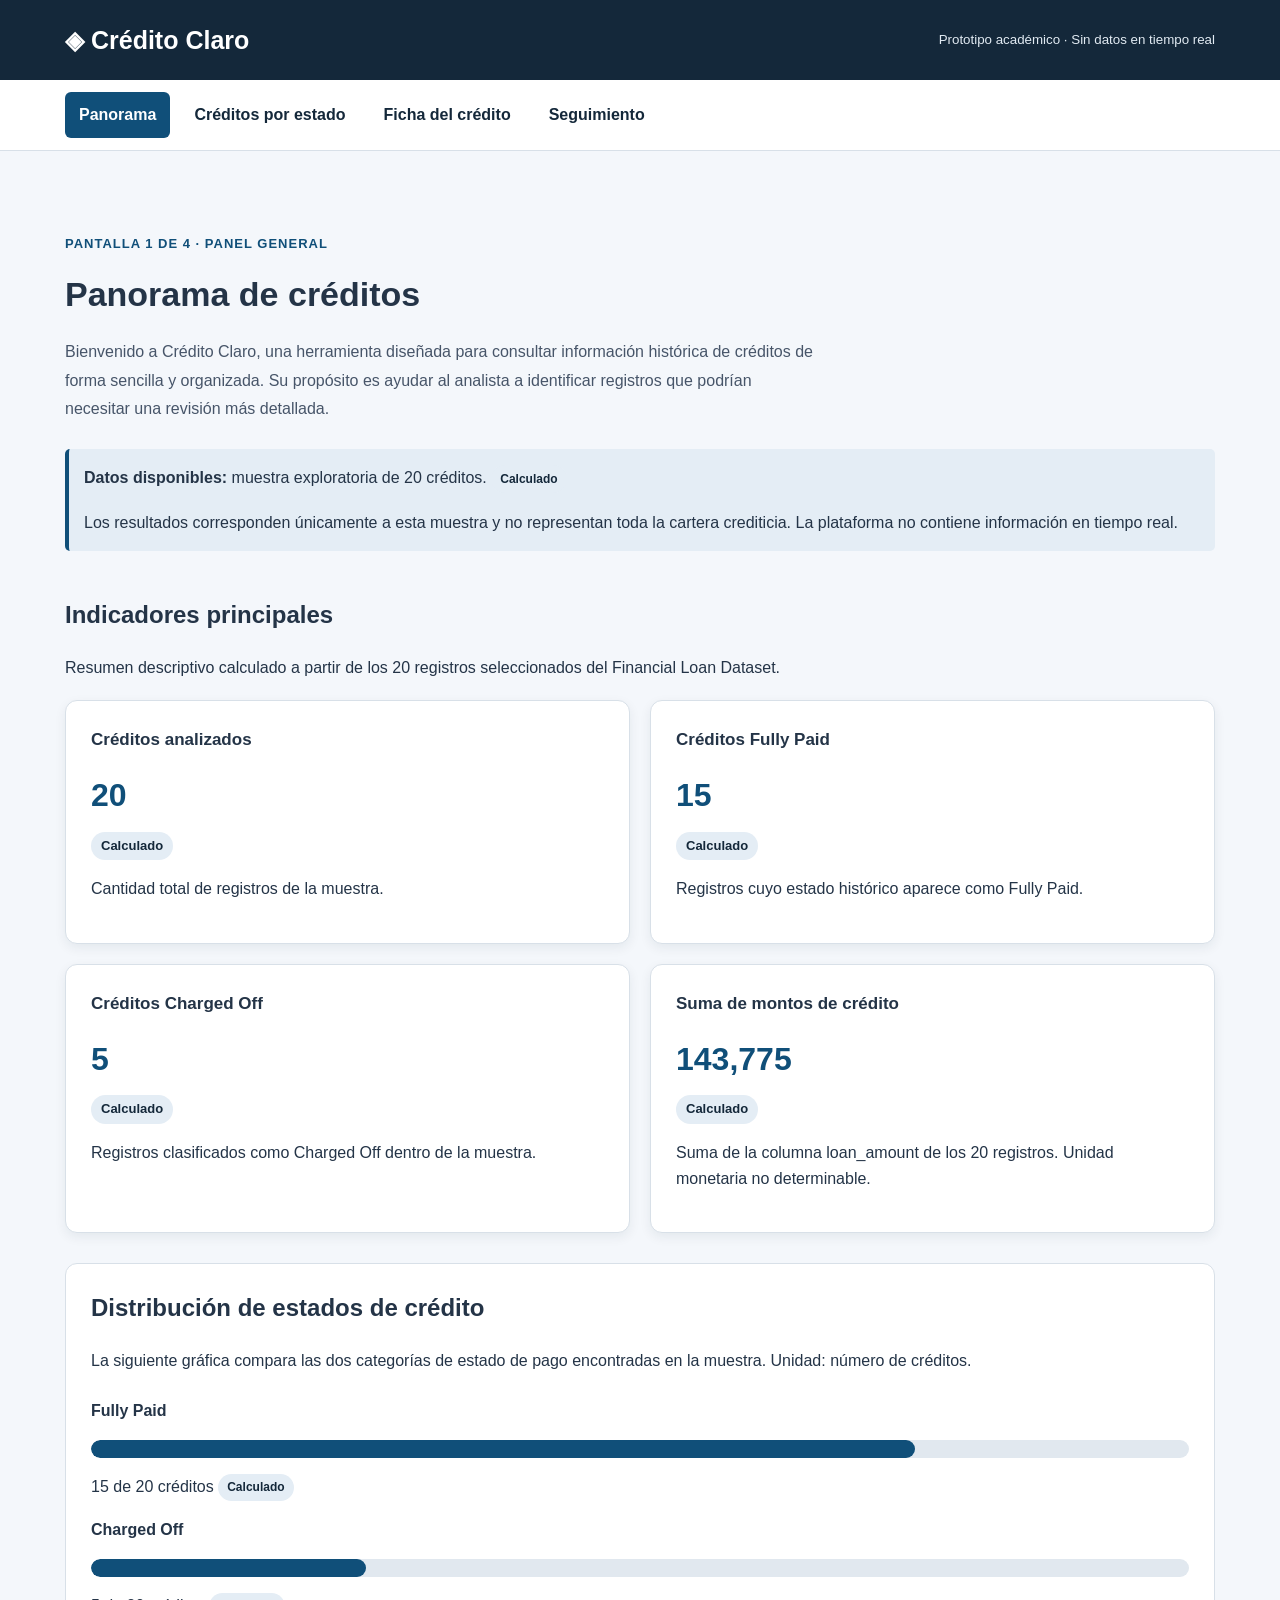
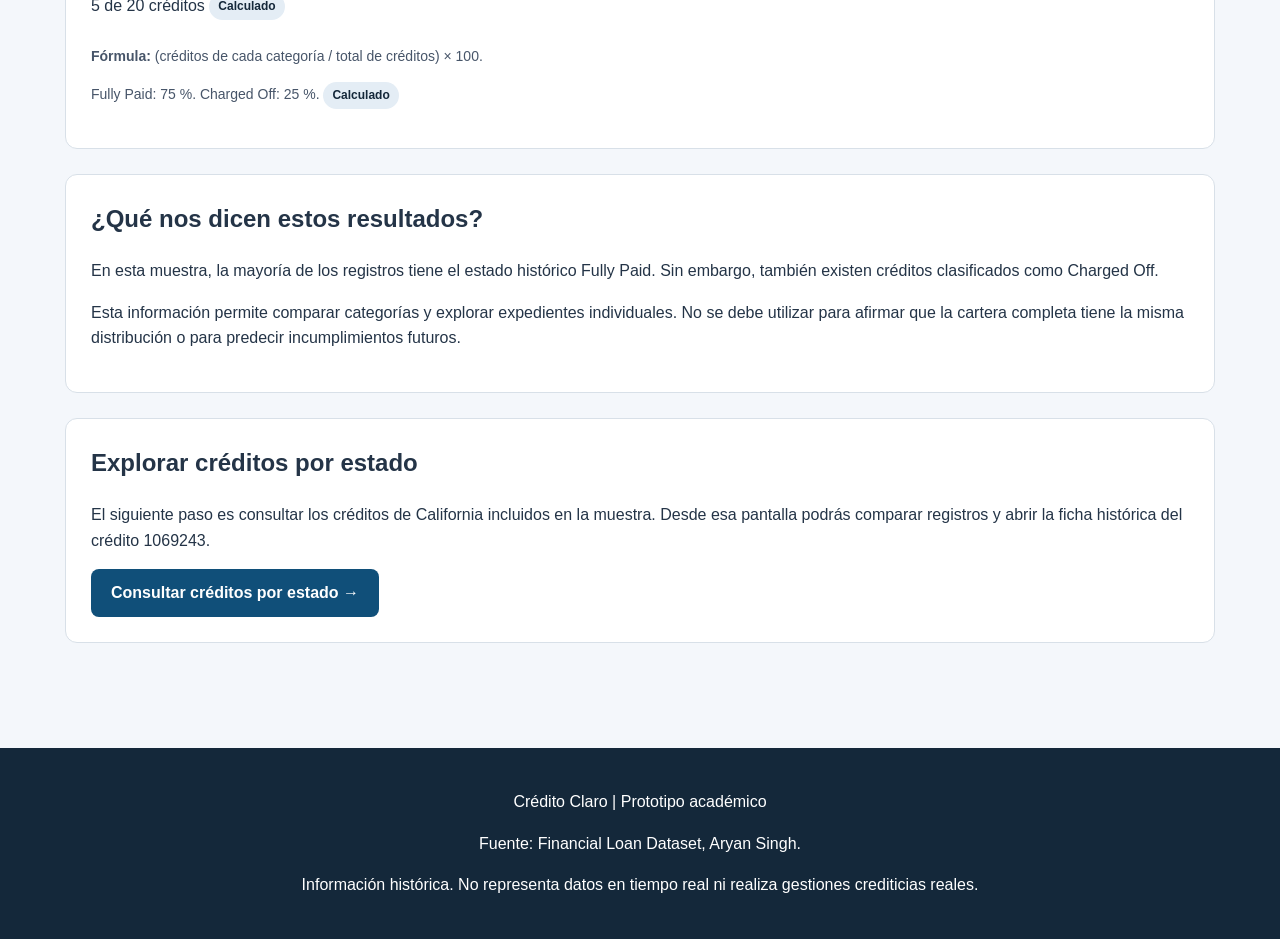
<file: index.html>
<!DOCTYPE html>
<html lang="es">

<head>
    <meta charset="UTF-8">
    <meta name="viewport" content="width=device-width, initial-scale=1.0">
    <meta name="description"
          content="Crédito Claro, prototipo académico de análisis de créditos históricos">
    <title>Panorama de créditos | Crédito Claro</title>
    <link rel="stylesheet" href="estilos.css">
</head>

<body>

    <!-- Enlace de accesibilidad -->
    <a class="skip" href="#contenido">
        Saltar al contenido principal
    </a>

    <!-- Encabezado -->
    <header class="top">
        <div class="shell">
            <a class="brand" href="index.html">
                ◈ Crédito Claro
            </a>

            <small>
                Prototipo académico · Sin datos en tiempo real
            </small>
        </div>
    </header>

    <!-- Menú de navegación -->
    <nav class="nav" aria-label="Navegación principal">
        <div class="shell">

            <a href="index.html"
               class="active"
               aria-current="page">
                Panorama
            </a>

            <a href="filtro.html">
                Créditos por estado
            </a>

            <a href="detalle.html">
                Ficha del crédito
            </a>

            <a href="seguimiento.html">
                Seguimiento
            </a>

        </div>
    </nav>

    <!-- Contenido principal -->
    <main id="contenido" class="shell">

        <!-- Presentación -->
        <section class="bienvenida"
                 aria-labelledby="titulo-principal">

            <p class="eyebrow">
                Pantalla 1 de 4 · Panel general
            </p>

            <h1 id="titulo-principal">
                Panorama de créditos
            </h1>

            <p class="intro">
                Bienvenido a Crédito Claro, una herramienta
                diseñada para consultar información histórica
                de créditos de forma sencilla y organizada.
                Su propósito es ayudar al analista a identificar
                registros que podrían necesitar una revisión
                más detallada.
            </p>

            <div class="notice">
                <strong>Datos disponibles:</strong>
                muestra exploratoria de 20 créditos.
                <span class="tag calc">Calculado</span>

                <p>
                    Los resultados corresponden únicamente
                    a esta muestra y no representan toda
                    la cartera crediticia.
                    La plataforma no contiene información
                    en tiempo real.
                </p>
            </div>

        </section>

        <!-- Indicadores principales -->
        <section aria-labelledby="titulo-indicadores">

            <h2 id="titulo-indicadores">
                Indicadores principales
            </h2>

            <p>
                Resumen descriptivo calculado a partir
                de los 20 registros seleccionados
                del Financial Loan Dataset.
            </p>

            <div class="tarjetas">

                <!-- Total de créditos -->
                <article class="tarjeta">

                    <h3>Créditos analizados</h3>

                    <p class="numero">20</p>

                    <span class="etiqueta">Calculado</span>

                    <p>
                        Cantidad total de registros
                        de la muestra.
                    </p>

                </article>

                <!-- Créditos pagados -->
                <article class="tarjeta">

                    <h3>Créditos Fully Paid</h3>

                    <p class="numero">15</p>

                    <span class="etiqueta">Calculado</span>

                    <p>
                        Registros cuyo estado histórico
                        aparece como Fully Paid.
                    </p>

                </article>

                <!-- Créditos Charged Off -->
                <article class="tarjeta">

                    <h3>Créditos Charged Off</h3>

                    <p class="numero">5</p>

                    <span class="etiqueta">Calculado</span>

                    <p>
                        Registros clasificados como
                        Charged Off dentro de la muestra.
                    </p>

                </article>

                <!-- Monto total -->
                <article class="tarjeta">

                    <h3>Suma de montos de crédito</h3>

                    <p class="numero">143,775</p>

                    <span class="etiqueta">Calculado</span>

                    <p>
                        Suma de la columna loan_amount
                        de los 20 registros.
                        Unidad monetaria no determinable.
                    </p>

                </article>

            </div>

        </section>

        <!-- Gráfica de distribución -->
        <section class="panel"
                 aria-labelledby="titulo-distribucion">

            <h2 id="titulo-distribucion">
                Distribución de estados de crédito
            </h2>

            <p>
                La siguiente gráfica compara las dos
                categorías de estado de pago encontradas
                en la muestra.
                Unidad: número de créditos.
            </p>

            <div class="grafica">

                <!-- Fully Paid -->
                <p>
                    <strong>Fully Paid</strong>
                </p>

                <div class="barra"
                     role="img"
                     aria-label="15 de 20 créditos Fully Paid, equivalente al 75 por ciento calculado">
                    <div class="progreso pagados"></div>
                </div>

                <p>
                    15 de 20 créditos
                    <span class="tag calc">Calculado</span>
                </p>

                <!-- Charged Off -->
                <p>
                    <strong>Charged Off</strong>
                </p>

                <div class="barra"
                     role="img"
                     aria-label="5 de 20 créditos Charged Off, equivalente al 25 por ciento calculado">
                    <div class="progreso observacion"></div>
                </div>

                <p>
                    5 de 20 créditos
                    <span class="tag calc">Calculado</span>
                </p>

            </div>

            <p class="nota">
                <strong>Fórmula:</strong>
                (créditos de cada categoría /
                total de créditos) × 100.
            </p>
            
            <p class="nota">
                        Fully Paid: 75 %.
                        Charged Off: 25 %.
                        <span class="tag calc">Calculado</span>
                    </p>


        </section>

        <!-- Interpretación de resultados -->
        <section class="panel"
                 aria-labelledby="titulo-interpretacion">

            <h2 id="titulo-interpretacion">
                ¿Qué nos dicen estos resultados?
            </h2>

            <p>
                En esta muestra, la mayoría de los registros
                tiene el estado histórico Fully Paid.
                Sin embargo, también existen créditos
                clasificados como Charged Off.
            </p>

            <p>
                Esta información permite comparar categorías
                y explorar expedientes individuales.
                No se debe utilizar para afirmar que la
                cartera completa tiene la misma distribución
                o para predecir incumplimientos futuros.
            </p>

        </section>

        <!-- Siguiente acción -->
        <section class="panel"
                 aria-labelledby="titulo-explorar">

            <h2 id="titulo-explorar">
                Explorar créditos por estado
            </h2>

            <p>
                El siguiente paso es consultar los créditos
                de California incluidos en la muestra.
                Desde esa pantalla podrás comparar registros
                y abrir la ficha histórica del crédito
                1069243.
            </p>

            <a href="filtro.html" class="action">
                Consultar créditos por estado →
            </a>

        </section>

    </main>

    <!-- Pie de página -->
    <footer class="footer">
        <div class="shell">

            <p>
                Crédito Claro | Prototipo académico
            </p>

            <p>
                Fuente: Financial Loan Dataset,
                Aryan Singh.
            </p>

            <p>
                Información histórica.
                No representa datos en tiempo real
                ni realiza gestiones crediticias reales.
            </p>

        </div>
    </footer>

</body>
</html>
</file>
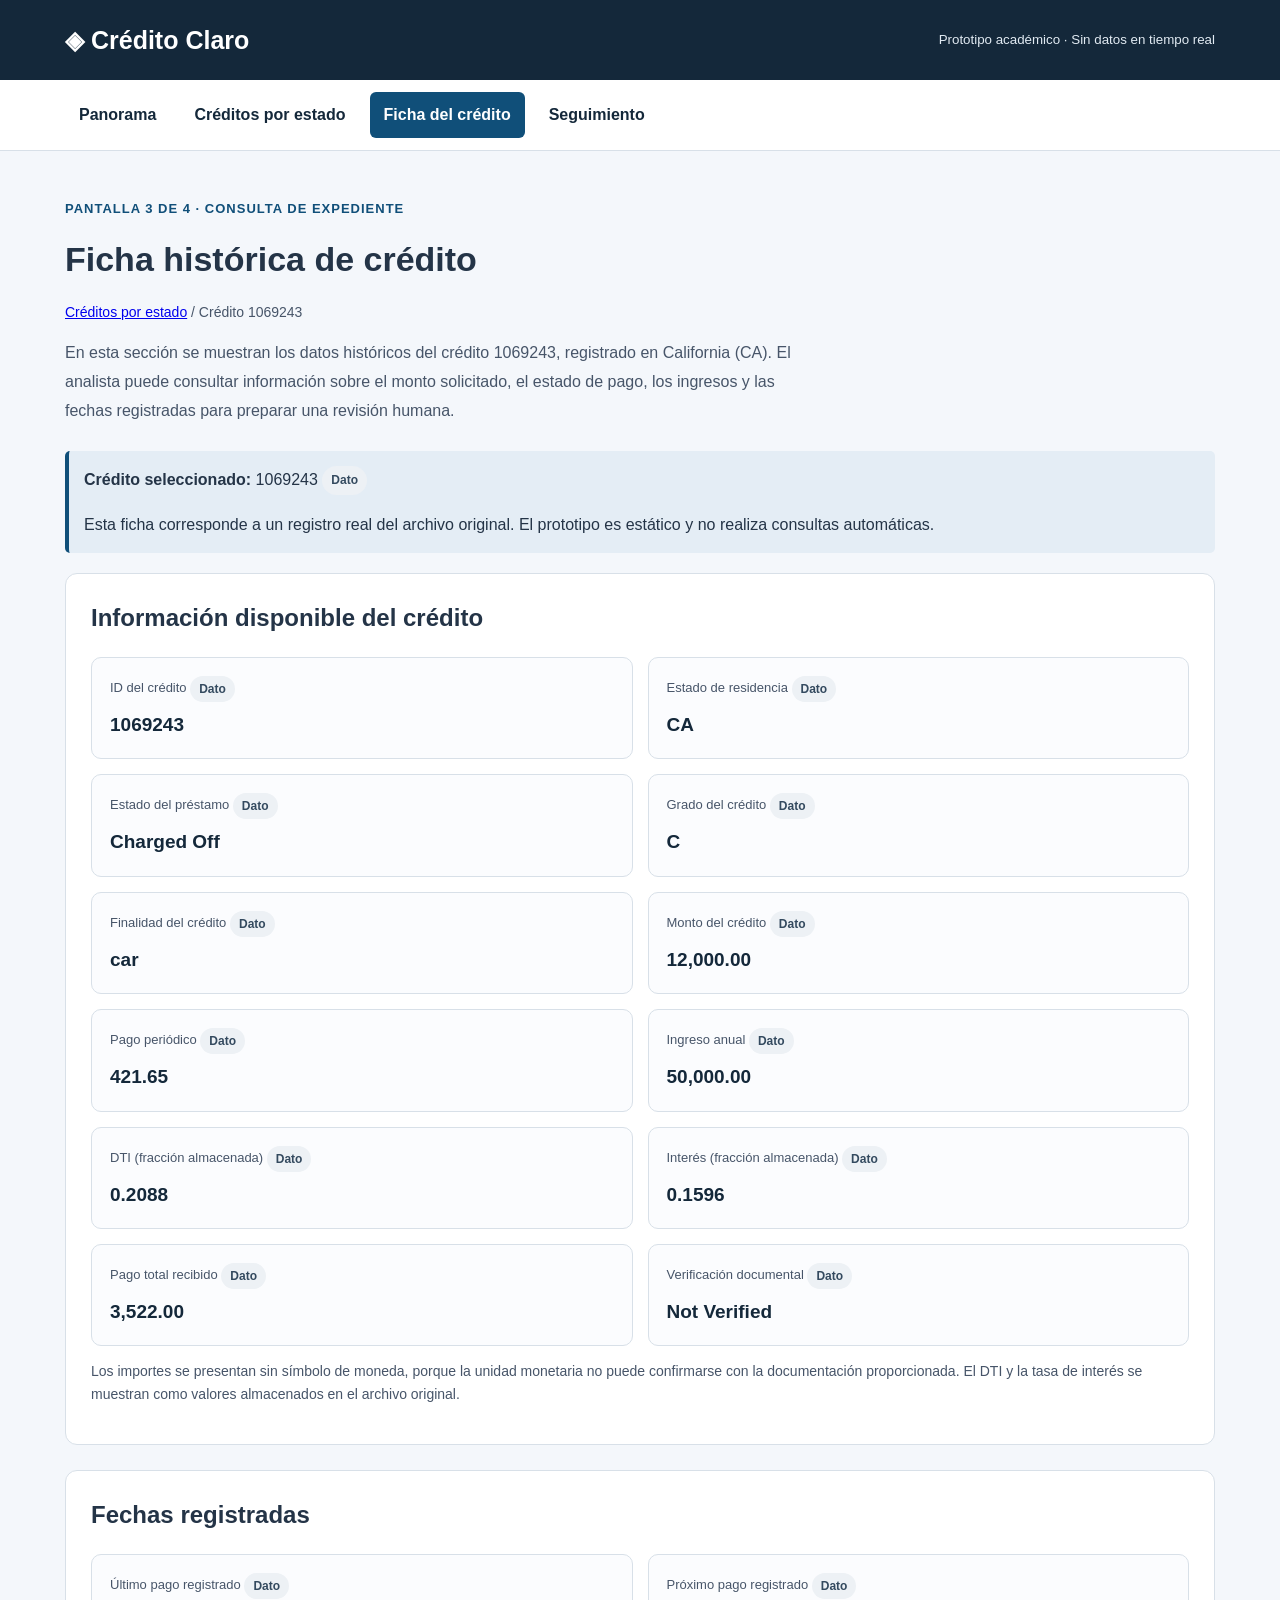
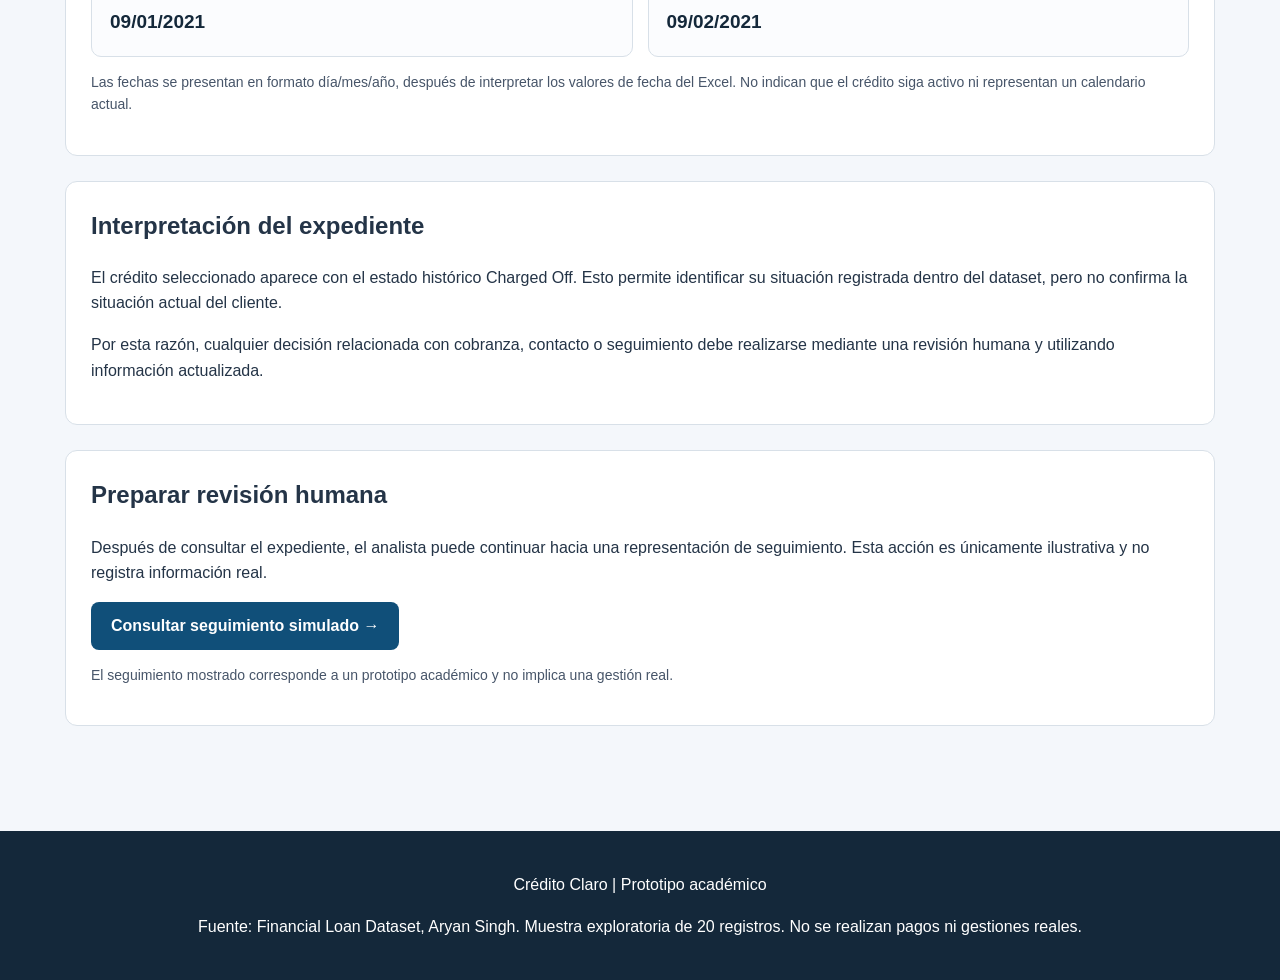
<file: detalle.html>
<!DOCTYPE html>
<html lang="es">

<head>
    <meta charset="UTF-8">
    <meta name="viewport" content="width=device-width, initial-scale=1.0">
    <meta name="description" content="Consulta histórica de créditos">
    <title>Ficha del crédito | Crédito Claro</title>
    <link rel="stylesheet" href="estilos.css">
</head>

<body>

    <!-- Accesibilidad -->
    <a class="skip" href="#contenido">
        Saltar al contenido principal
    </a>

    <!-- Encabezado -->
    <header class="top">
        <div class="shell">
            <a class="brand" href="index.html">
                ◈ Crédito Claro
            </a>
            <small>
                Prototipo académico · Sin datos en tiempo real
            </small>
        </div>
    </header>

    <!-- Menú de navegación -->
    <nav class="nav" aria-label="Navegación principal">
        <div class="shell">

            <a href="index.html">
                Panorama
            </a>

            <a href="filtro.html">
                Créditos por estado
            </a>

            <a href="detalle.html"
               class="active"
               aria-current="page">
                Ficha del crédito
            </a>

            <a href="seguimiento.html">
                Seguimiento
            </a>

        </div>
    </nav>

    <!-- Contenido principal -->
    <main id="contenido" class="shell">

        <p class="eyebrow">
            Pantalla 3 de 4 · Consulta de expediente
        </p>

        <h1>Ficha histórica de crédito</h1>

        <!-- Ruta de navegación -->
        <p class="crumb">
            <a href="filtro.html">Créditos por estado</a>
            / Crédito 1069243
        </p>

        <!-- Introducción -->
        <p class="intro">
            En esta sección se muestran los datos históricos
            del crédito 1069243, registrado en California (CA).
            El analista puede consultar información sobre
            el monto solicitado, el estado de pago, los ingresos
            y las fechas registradas para preparar una revisión
            humana.
        </p>

        <!-- Crédito seleccionado -->
        <div class="notice">
            <strong>Crédito seleccionado:</strong>
            1069243
            <span class="tag">Dato</span>

            <p>
                Esta ficha corresponde a un registro real
                del archivo original. El prototipo es estático
                y no realiza consultas automáticas.
            </p>
        </div>

        <!-- Información del crédito -->
        <section class="panel"
                 aria-labelledby="titulo-informacion">

            <h2 id="titulo-informacion">
                Información disponible del crédito
            </h2>

            <div class="facts">

                <div class="fact">
                    <small>
                        ID del crédito
                        <span class="tag">Dato</span>
                    </small>
                    <strong>1069243</strong>
                </div>

                <div class="fact">
                    <small>
                        Estado de residencia
                        <span class="tag">Dato</span>
                    </small>
                    <strong>CA</strong>
                </div>

                <div class="fact">
                    <small>
                        Estado del préstamo
                        <span class="tag">Dato</span>
                    </small>
                    <strong>Charged Off</strong>
                </div>

                <div class="fact">
                    <small>
                        Grado del crédito
                        <span class="tag">Dato</span>
                    </small>
                    <strong>C</strong>
                </div>

                <div class="fact">
                    <small>
                        Finalidad del crédito
                        <span class="tag">Dato</span>
                    </small>
                    <strong>car</strong>
                </div>

                <div class="fact">
                    <small>
                        Monto del crédito
                        <span class="tag">Dato</span>
                    </small>
                    <strong>12,000.00</strong>
                </div>

                <div class="fact">
                    <small>
                        Pago periódico
                        <span class="tag">Dato</span>
                    </small>
                    <strong>421.65</strong>
                </div>

                <div class="fact">
                    <small>
                        Ingreso anual
                        <span class="tag">Dato</span>
                    </small>
                    <strong>50,000.00</strong>
                </div>

                <div class="fact">
                    <small>
                        DTI (fracción almacenada)
                        <span class="tag">Dato</span>
                    </small>
                    <strong>0.2088</strong>
                </div>

                <div class="fact">
                    <small>
                        Interés (fracción almacenada)
                        <span class="tag">Dato</span>
                    </small>
                    <strong>0.1596</strong>
                </div>

                <div class="fact">
                    <small>
                        Pago total recibido
                        <span class="tag">Dato</span>
                    </small>
                    <strong>3,522.00</strong>
                </div>

                <div class="fact">
                    <small>
                        Verificación documental
                        <span class="tag">Dato</span>
                    </small>
                    <strong>Not Verified</strong>
                </div>

            </div>

            <p class="hint">
                Los importes se presentan sin símbolo de moneda,
                porque la unidad monetaria no puede confirmarse
                con la documentación proporcionada.
                El DTI y la tasa de interés se muestran como
                valores almacenados en el archivo original.
            </p>

        </section>

        <!-- Fechas registradas -->
        <section class="panel"
                 aria-labelledby="titulo-fechas">

            <h2 id="titulo-fechas">
                Fechas registradas
            </h2>

            <div class="facts">

                <div class="fact">
                    <small>
                        Último pago registrado
                        <span class="tag">Dato</span>
                    </small>
                    <strong>09/01/2021</strong>
                </div>

                <div class="fact">
                    <small>
                        Próximo pago registrado
                        <span class="tag">Dato</span>
                    </small>
                    <strong>09/02/2021</strong>
                </div>

            </div>

            <p class="hint">
                Las fechas se presentan en formato
                día/mes/año, después de interpretar los
                valores de fecha del Excel.
                No indican que el crédito siga activo
                ni representan un calendario actual.
            </p>

        </section>

        <!-- Interpretación de los datos -->
        <section class="panel"
                 aria-labelledby="titulo-interpretacion">

            <h2 id="titulo-interpretacion">
                Interpretación del expediente
            </h2>

            <p>
                El crédito seleccionado aparece con el estado
                histórico Charged Off. Esto permite identificar
                su situación registrada dentro del dataset,
                pero no confirma la situación actual del cliente.
            </p>

            <p>
                Por esta razón, cualquier decisión relacionada
                con cobranza, contacto o seguimiento debe
                realizarse mediante una revisión humana
                y utilizando información actualizada.
            </p>

        </section>

        <!-- Siguiente paso -->
        <section class="panel"
                 aria-labelledby="titulo-seguimiento">

            <h2 id="titulo-seguimiento">
                Preparar revisión humana
            </h2>

            <p>
                Después de consultar el expediente, el analista
                puede continuar hacia una representación
                de seguimiento. Esta acción es únicamente
                ilustrativa y no registra información real.
            </p>

            <a href="seguimiento.html" class="action">
                Consultar seguimiento simulado →
            </a>

            <p class="hint">
                El seguimiento mostrado corresponde a un
                prototipo académico y no implica una gestión real.
            </p>

        </section>

    </main>

    <!-- Pie de página -->
    <footer class="footer">
        <div class="shell">
            <p>
                Crédito Claro | Prototipo académico
            </p>

            <p>
                Fuente: Financial Loan Dataset,
                Aryan Singh.
                Muestra exploratoria de 20 registros.
                No se realizan pagos ni gestiones reales.
            </p>
        </div>
    </footer>

</body>
</html>
</file>
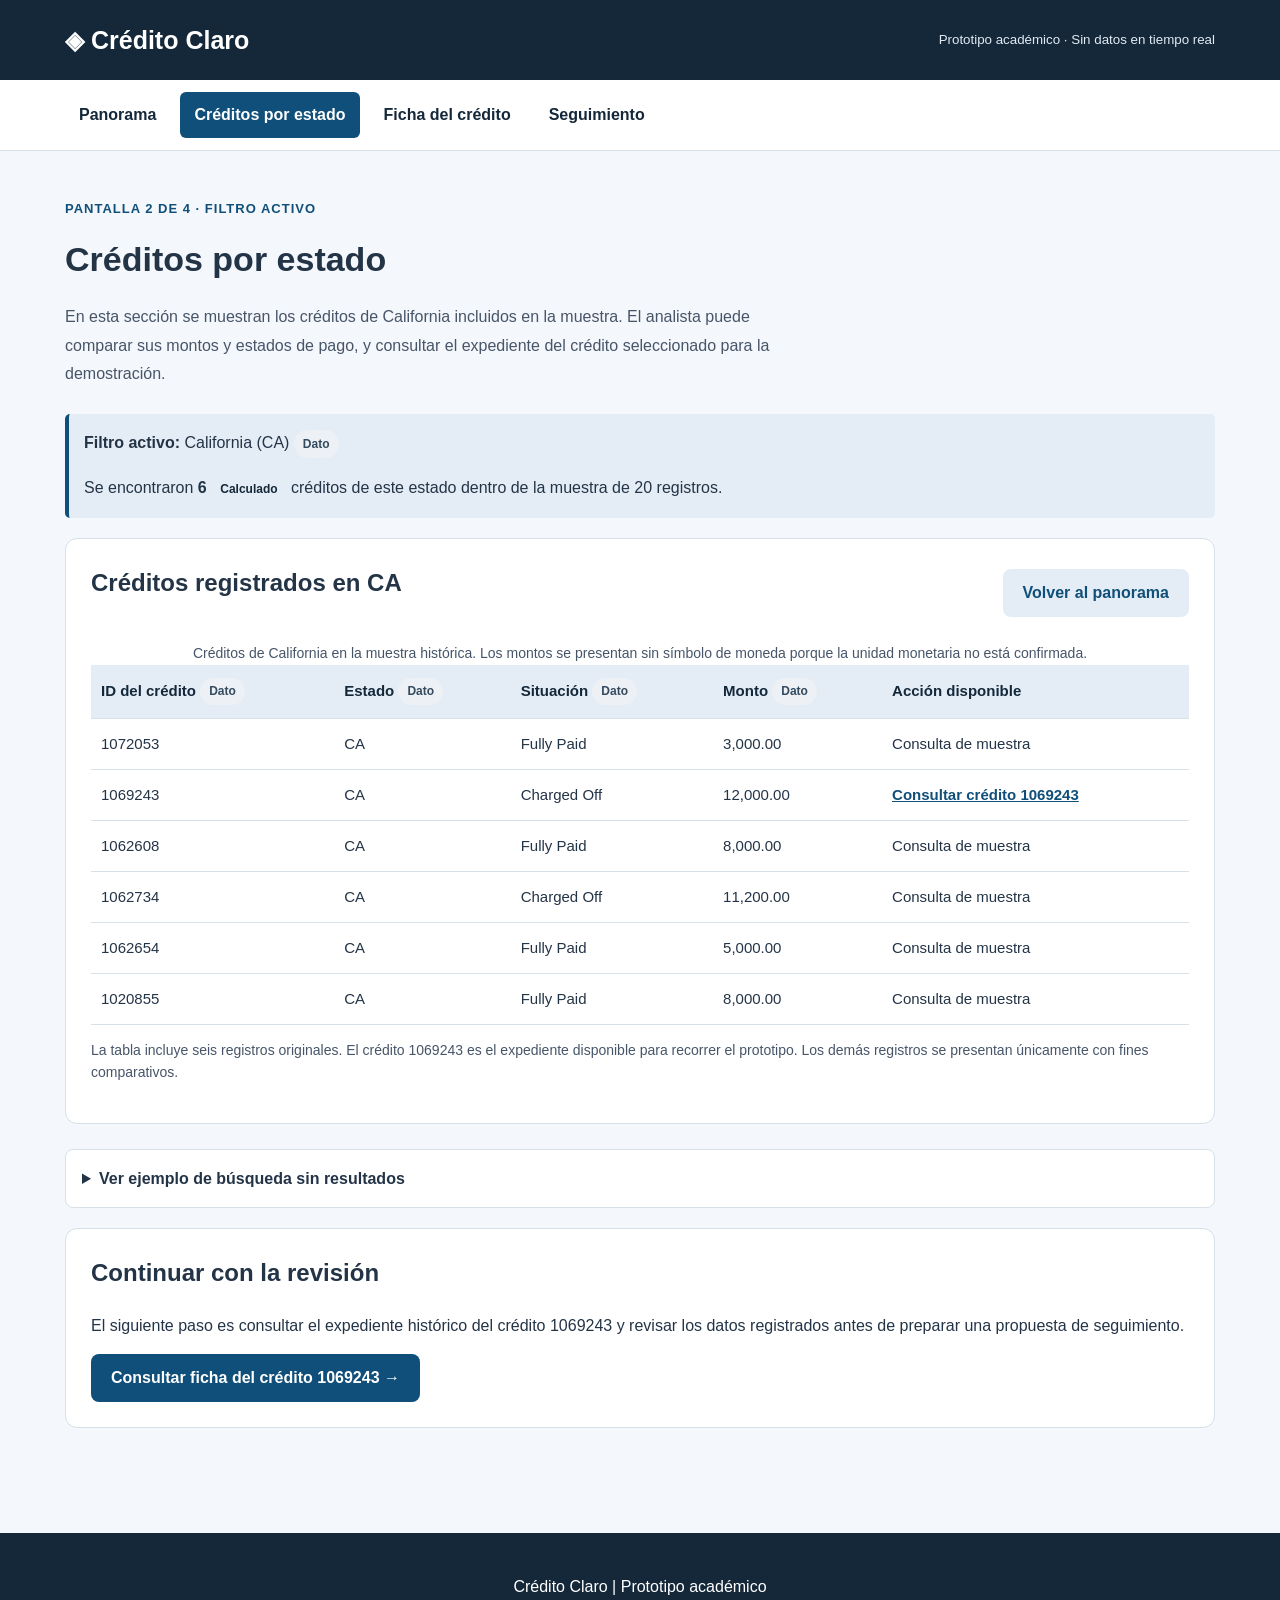
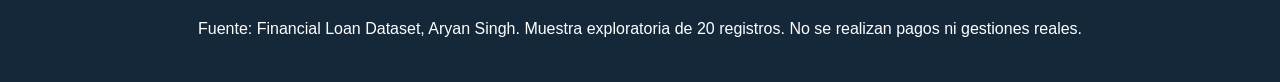
<file: filtro.html>
<!DOCTYPE html>
<html lang="es">

<head>
    <meta charset="UTF-8">
    <meta name="viewport" content="width=device-width, initial-scale=1.0">
    <meta name="description" content="Exploración de créditos históricos">
    <title>Créditos por estado | Crédito Claro</title>
    <link rel="stylesheet" href="estilos.css">
</head>

<body>

    <!-- Accesibilidad -->
    <a class="skip" href="#contenido">
        Saltar al contenido principal
    </a>

    <!-- Encabezado -->
    <header class="top">
        <div class="shell">
            <a class="brand" href="index.html">
                ◈ Crédito Claro
            </a>

            <small>
                Prototipo académico · Sin datos en tiempo real
            </small>
        </div>
    </header>

    <!-- Navegación -->
    <nav class="nav" aria-label="Navegación principal">
        <div class="shell">

            <a href="index.html">
                Panorama
            </a>

            <a href="filtro.html"
               class="active"
               aria-current="page">
                Créditos por estado
            </a>

            <a href="detalle.html">
                Ficha del crédito
            </a>

            <a href="seguimiento.html">
                Seguimiento
            </a>

        </div>
    </nav>

    <!-- Contenido principal -->
    <main id="contenido" class="shell">

        <p class="eyebrow">
            Pantalla 2 de 4 · Filtro activo
        </p>

        <h1>Créditos por estado</h1>

        <p class="intro">
            En esta sección se muestran los créditos
            de California incluidos en la muestra.
            El analista puede comparar sus montos y
            estados de pago, y consultar el expediente
            del crédito seleccionado para la demostración.
        </p>

        <!-- Filtro activo -->
        <div class="notice">
            <strong>Filtro activo:</strong>
            California (CA) <span class="tag">Dato</span>

            <p>
                Se encontraron
                <strong>6</strong>
                <span class="tag calc">Calculado</span>
                créditos de este estado dentro de la
                muestra de 20 registros.
            </p>
        </div>

        <!-- Tabla -->
        <section class="panel"
                 aria-labelledby="titulo-tabla">

            <div class="panel-heading">

                <h2 id="titulo-tabla">
                    Créditos registrados en CA
                </h2>

                <a class="action secondary"
                   href="index.html">
                    Volver al panorama
                </a>

            </div>

            <div class="scroll">

                <table class="data">

                    <caption class="hint">
                        Créditos de California en la muestra
                        histórica. Los montos se presentan sin
                        símbolo de moneda porque la unidad
                        monetaria no está confirmada.
                    </caption>

                    <thead>
                        <tr>
                            <th scope="col">
                                ID del crédito
                                <span class="tag">Dato</span>
                            </th>

                            <th scope="col">
                                Estado
                                <span class="tag">Dato</span>
                            </th>

                            <th scope="col">
                                Situación
                                <span class="tag">Dato</span>
                            </th>

                            <th scope="col">
                                Monto
                                <span class="tag">Dato</span>
                            </th>

                            <th scope="col">
                                Acción disponible
                            </th>
                        </tr>
                    </thead>

                    <tbody>

                        <tr>
                            <td>1072053</td>
                            <td>CA</td>
                            <td>Fully Paid</td>
                            <td>3,000.00</td>
                            <td>Consulta de muestra</td>
                        </tr>

                        <tr>
                            <td>1069243</td>
                            <td>CA</td>
                            <td>Charged Off</td>
                            <td>12,000.00</td>
                            <td>
                                <a href="detalle.html">
                                    Consultar crédito 1069243
                                </a>
                            </td>
                        </tr>

                        <tr>
                            <td>1062608</td>
                            <td>CA</td>
                            <td>Fully Paid</td>
                            <td>8,000.00</td>
                            <td>Consulta de muestra</td>
                        </tr>

                        <tr>
                            <td>1062734</td>
                            <td>CA</td>
                            <td>Charged Off</td>
                            <td>11,200.00</td>
                            <td>Consulta de muestra</td>
                        </tr>

                        <tr>
                            <td>1062654</td>
                            <td>CA</td>
                            <td>Fully Paid</td>
                            <td>5,000.00</td>
                            <td>Consulta de muestra</td>
                        </tr>

                        <tr>
                            <td>1020855</td>
                            <td>CA</td>
                            <td>Fully Paid</td>
                            <td>8,000.00</td>
                            <td>Consulta de muestra</td>
                        </tr>

                    </tbody>
                </table>
            </div>

            <p class="hint">
                La tabla incluye seis registros originales.
                El crédito 1069243 es el expediente disponible
                para recorrer el prototipo. Los demás registros
                se presentan únicamente con fines comparativos.
            </p>

        </section>

        <!-- Estado alternativo -->
        <details>

            <summary>
                Ver ejemplo de búsqueda sin resultados
            </summary>

            <div class="empty">

                <h2>Sin resultados disponibles</h2>

                <p>
                    No se encontraron registros para el
                    estado ficticio ZZ.
                </p>

                <p>
                    Esta situación es una demostración visual,
                    no el resultado de una consulta real.
                    <span class="tag sim">Simulado</span>
                </p>

                <a href="filtro.html"
                   class="action secondary">
                    Volver al filtro de CA
                </a>

            </div>

        </details>

        <!-- Siguiente paso -->
        <section class="panel"
                 aria-labelledby="titulo-siguiente">

            <h2 id="titulo-siguiente">
                Continuar con la revisión
            </h2>

            <p>
                El siguiente paso es consultar el expediente
                histórico del crédito 1069243 y revisar los
                datos registrados antes de preparar una
                propuesta de seguimiento.
            </p>

            <a href="detalle.html" class="action">
                Consultar ficha del crédito 1069243 →
            </a>

        </section>

    </main>

    <!-- Pie de página -->
    <footer class="footer">
        <div class="shell">

            <p>
                Crédito Claro | Prototipo académico
            </p>

            <p>
                Fuente: Financial Loan Dataset,
                Aryan Singh.
                Muestra exploratoria de 20 registros.
                No se realizan pagos ni gestiones reales.
            </p>

        </div>
    </footer>

</body>
</html>
</file>
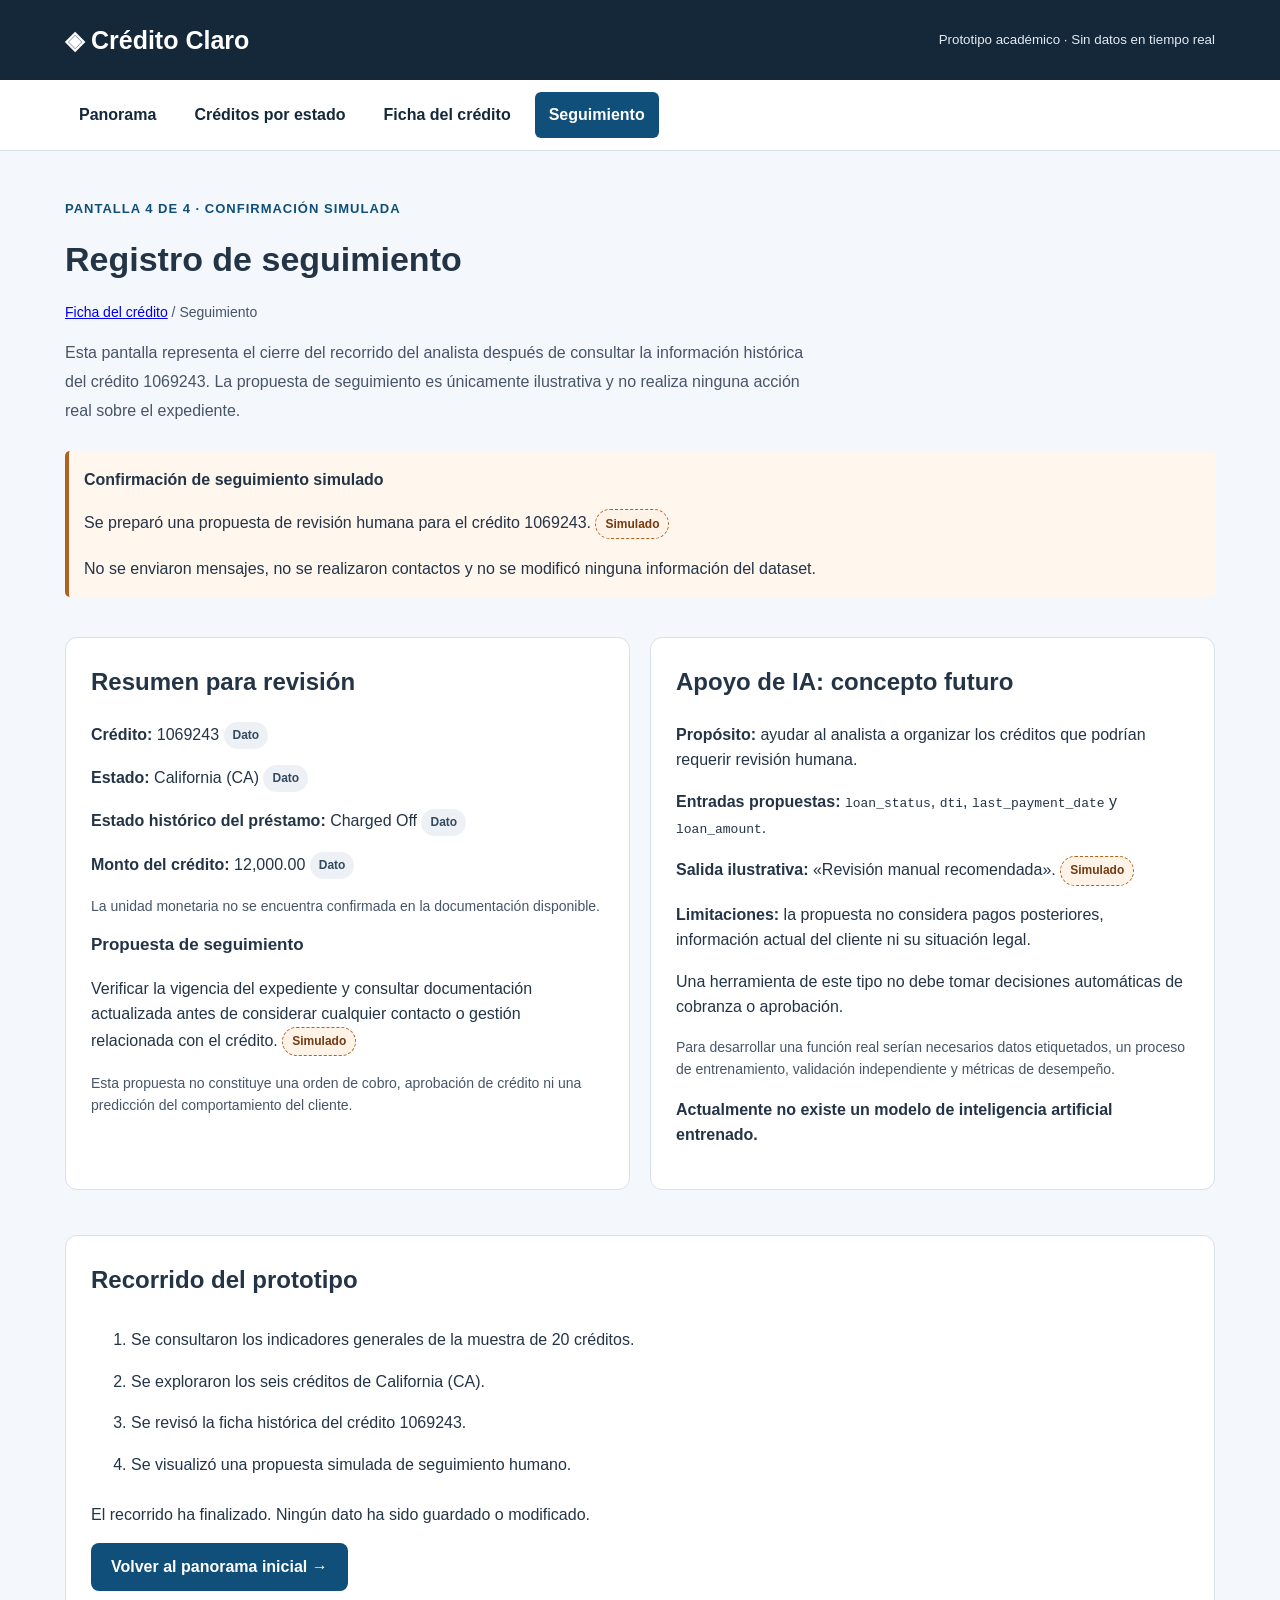
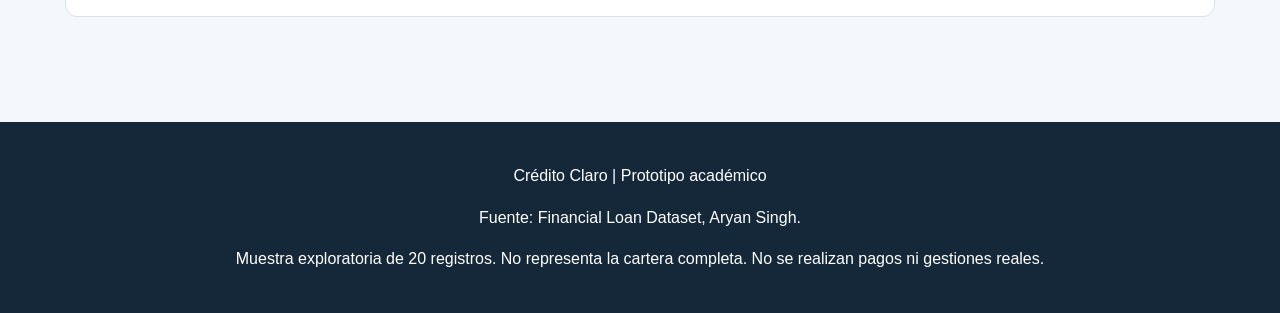
<file: seguimiento.html>
<!DOCTYPE html>
<html lang="es">

<head>
    <meta charset="UTF-8">
    <meta name="viewport" content="width=device-width, initial-scale=1.0">
    <meta name="description"
          content="Seguimiento simulado de un crédito histórico">
    <title>Seguimiento | Crédito Claro</title>
    <link rel="stylesheet" href="estilos.css">
</head>

<body>

    <!-- Accesibilidad -->
    <a class="skip" href="#contenido">
        Saltar al contenido principal
    </a>

    <!-- Encabezado -->
    <header class="top">
        <div class="shell">

            <a class="brand" href="index.html">
                ◈ Crédito Claro
            </a>

            <small>
                Prototipo académico · Sin datos en tiempo real
            </small>

        </div>
    </header>

    <!-- Menú de navegación -->
    <nav class="nav" aria-label="Navegación principal">
        <div class="shell">

            <a href="index.html">
                Panorama
            </a>

            <a href="filtro.html">
                Créditos por estado
            </a>

            <a href="detalle.html">
                Ficha del crédito
            </a>

            <a href="seguimiento.html"
               class="active"
               aria-current="page">
                Seguimiento
            </a>

        </div>
    </nav>

    <!-- Contenido principal -->
    <main id="contenido" class="shell">

        <p class="eyebrow">
            Pantalla 4 de 4 · Confirmación simulada
        </p>

        <h1>Registro de seguimiento</h1>

        <!-- Ruta de navegación -->
        <p class="crumb">
            <a href="detalle.html">Ficha del crédito</a>
            / Seguimiento
        </p>

        <!-- Introducción -->
        <p class="intro">
            Esta pantalla representa el cierre del recorrido
            del analista después de consultar la información
            histórica del crédito 1069243.

            La propuesta de seguimiento es únicamente
            ilustrativa y no realiza ninguna acción real
            sobre el expediente.
        </p>

        <!-- Confirmación simulada -->
        <div class="notice caution">

            <strong>
                Confirmación de seguimiento simulado
            </strong>

            <p>
                Se preparó una propuesta de revisión humana
                para el crédito 1069243.
                <span class="tag sim">Simulado</span>
            </p>

            <p>
                No se enviaron mensajes, no se realizaron
                contactos y no se modificó ninguna
                información del dataset.
            </p>

        </div>

        <!-- Resumen y función de IA -->
        <section class="grid2"
                 aria-label="Resumen de seguimiento y propuesta de IA">

            <!-- Resumen del crédito -->
            <article class="panel">

                <h2>Resumen para revisión</h2>

                <p>
                    <strong>Crédito:</strong>
                    1069243
                    <span class="tag">Dato</span>
                </p>

                <p>
                    <strong>Estado:</strong>
                    California (CA)
                    <span class="tag">Dato</span>
                </p>

                <p>
                    <strong>Estado histórico del préstamo:</strong>
                    Charged Off
                    <span class="tag">Dato</span>
                </p>

                <p>
                    <strong>Monto del crédito:</strong>
                    12,000.00
                    <span class="tag">Dato</span>
                </p>

                <p class="hint">
                    La unidad monetaria no se encuentra
                    confirmada en la documentación disponible.
                </p>

                <h3>Propuesta de seguimiento</h3>

                <p>
                    Verificar la vigencia del expediente
                    y consultar documentación actualizada
                    antes de considerar cualquier contacto
                    o gestión relacionada con el crédito.
                    <span class="tag sim">Simulado</span>
                </p>

                <p class="hint">
                    Esta propuesta no constituye una
                    orden de cobro, aprobación de crédito
                    ni una predicción del comportamiento
                    del cliente.
                </p>

            </article>

            <!-- Concepto de IA -->
            <article class="panel">

                <h2>Apoyo de IA: concepto futuro</h2>

                <p>
                    <strong>Propósito:</strong>
                    ayudar al analista a organizar los
                    créditos que podrían requerir
                    revisión humana.
                </p>

                <p>
                    <strong>Entradas propuestas:</strong>
                    <code>loan_status</code>,
                    <code>dti</code>,
                    <code>last_payment_date</code> y
                    <code>loan_amount</code>.
                </p>

                <p>
                    <strong>Salida ilustrativa:</strong>
                    «Revisión manual recomendada».
                    <span class="tag sim">Simulado</span>
                </p>

                <p>
                    <strong>Limitaciones:</strong>
                    la propuesta no considera pagos
                    posteriores, información actual
                    del cliente ni su situación legal.
                </p>

                <p>
                    Una herramienta de este tipo no
                    debe tomar decisiones automáticas
                    de cobranza o aprobación.
                </p>

                <p class="hint">
                    Para desarrollar una función real
                    serían necesarios datos etiquetados,
                    un proceso de entrenamiento,
                    validación independiente y métricas
                    de desempeño.
                </p>

                <p>
                    <strong>
                        Actualmente no existe un modelo
                        de inteligencia artificial entrenado.
                    </strong>
                </p>

            </article>

        </section>

        <!-- Recorrido completado -->
        <section class="panel"
                 aria-labelledby="titulo-recorrido">

            <h2 id="titulo-recorrido">
                Recorrido del prototipo
            </h2>

            <ol class="steps">

                <li>
                    Se consultaron los indicadores generales
                    de la muestra de 20 créditos.
                </li>

                <li>
                    Se exploraron los seis créditos
                    de California (CA).
                </li>

                <li>
                    Se revisó la ficha histórica
                    del crédito 1069243.
                </li>

                <li>
                    Se visualizó una propuesta simulada
                    de seguimiento humano.
                </li>

            </ol>

            <p>
                El recorrido ha finalizado.
                Ningún dato ha sido guardado o modificado.
            </p>

            <a class="action" href="index.html">
                Volver al panorama inicial →
            </a>

        </section>

    </main>

    <!-- Pie de página -->
    <footer class="footer">

        <div class="shell">

            <p>
                Crédito Claro | Prototipo académico
            </p>

            <p>
                Fuente: Financial Loan Dataset,
                Aryan Singh.
            </p>

            <p>
                Muestra exploratoria de 20 registros.
                No representa la cartera completa.
                No se realizan pagos ni gestiones reales.
            </p>

        </div>

    </footer>

</body>
</html>
</file>
<file: estilos.css>
/* Estilos generales de Crédito Claro */

* {
    box-sizing: border-box;
}

body {
    margin: 0;
    font-family: Arial, sans-serif;
    background-color: #f4f7fb;
    color: #243447;
    line-height: 1.6;
}

.contenedor {
    width: 92%;
    max-width: 1150px;
    margin: auto;
}

/* Accesibilidad */

.saltar {
    position: absolute;
    left: -9999px;
}

.saltar:focus {
    left: 10px;
    top: 10px;
    background: white;
    padding: 10px;
    z-index: 100;
}

a:focus-visible {
    outline: 3px solid #cc6900;
    outline-offset: 3px;
}

/* Encabezado */

.encabezado {
    background-color: #14283a;
    color: white;
    padding: 25px 0;
}

.logo {
    color: white;
    margin: 0;
    font-size: 28px;
}

.encabezado p {
    margin: 5px 0 0;
    color: #e1eaf2;
}

/* Navegación */

.menu {
    background-color: white;
    border-bottom: 1px solid #d8e0e8;
}

.menu .contenedor {
    display: flex;
    flex-wrap: wrap;
    gap: 10px;
    padding: 12px 0;
}

.menu a {
    color: #14283a;
    text-decoration: none;
    padding: 10px 14px;
    border-radius: 6px;
    font-weight: bold;
}

.menu a:hover {
    background-color: #e4edf5;
}

.menu .activo {
    background-color: #104f79;
    color: white;
}

/* Bienvenida */

.bienvenida {
    padding: 35px 0 25px;
}

.subtitulo {
    color: #104f79;
    font-size: 13px;
    font-weight: bold;
    letter-spacing: 1px;
}

h1 {
    font-size: 34px;
    margin: 10px 0;
}

h2 {
    font-size: 24px;
    margin-top: 0;
}

h3 {
    font-size: 17px;
    margin-top: 0;
}

.aviso {
    background-color: #e4edf5;
    padding: 15px;
    border-left: 4px solid #104f79;
    border-radius: 5px;
}

/* Tarjetas de indicadores */

.tarjetas {
    display: grid;
    grid-template-columns: repeat(2, minmax(0, 1fr));
    gap: 20px;
    margin: 20px 0 30px;
}

.tarjeta {
    min-width: 0;
    background-color: white;
    padding: 25px;
    border-radius: 12px;
    border: 1px solid #d8e0e8;
    box-shadow: 0 4px 12px #14283a12;
}

.numero {
    font-size: 32px;
    font-weight: bold;
    color: #104f79;
    margin: 10px 0;
    overflow-wrap: anywhere;
}

.etiqueta {
    display: inline-block;
    background-color: #e4edf5;
    color: #14283a;
    padding: 4px 10px;
    border-radius: 20px;
    font-size: 13px;
    font-weight: bold;
}

/* Paneles de contenido */

.panel {
    background-color: white;
    padding: 25px;
    border: 1px solid #d8e0e8;
    border-radius: 12px;
    margin-bottom: 25px;
}

/* Barras de la gráfica */

.grafica {
    margin: 25px 0;
}

.barra {
    width: 100%;
    height: 18px;
    background-color: #e1e8ef;
    border-radius: 10px;
    overflow: hidden;
}

.progreso {
    height: 100%;
    background-color: #104f79;
    border-radius: 10px;
}

.pagados {
    width: 75%;
}

.observacion {
    width: 25%;
}

.nota {
    font-size: 14px;
    color: #475569;
}

/* Botones */

.boton {
    display: inline-block;
    max-width: 100%;
    background-color: #104f79;
    color: white;
    text-decoration: none;
    padding: 12px 20px;
    border-radius: 8px;
    font-weight: bold;
}

.boton:hover {
    background-color: #14283a;
}

/* Pie de página */

.pie {
    background-color: #14283a;
    color: white;
    padding: 25px 0;
    text-align: center;
    margin-top: 30px;
}

/* Diseño para teléfonos */

@media (max-width: 600px) {

    h1 {
        font-size: 27px;
    }

    h2 {
        font-size: 21px;
    }

    .tarjetas {
        grid-template-columns: 1fr;
    }

    .tarjeta,
    .panel {
        padding: 18px;
    }

    .numero {
        font-size: 28px;
    }

    .menu a {
        font-size: 14px;
    }

}

/* ESTILOS PARA LAS OTRAS TRES PANTALLAS */

/* Contenedor general */
.shell {
    width: 92%;
    max-width: 1150px;
    margin: auto;
}

main.shell {
    padding-top: 35px;
    padding-bottom: 50px;
}

/* Encabezado */
.top {
    background-color: #14283a;
    color: white;
}

.top .shell {
    display: flex;
    justify-content: space-between;
    align-items: center;
    flex-wrap: wrap;
    gap: 15px;
    padding-top: 20px;
    padding-bottom: 20px;
}

.brand {
    color: white;
    font-size: 25px;
    font-weight: bold;
    text-decoration: none;
}

.top small {
    color: #e1eaf2;
}

/* Menú de navegación */
.nav {
    background-color: white;
    border-bottom: 1px solid #d8e0e8;
}

.nav .shell {
    display: flex;
    flex-wrap: wrap;
    gap: 10px;
    padding-top: 12px;
    padding-bottom: 12px;
}

.nav a {
    color: #14283a;
    text-decoration: none;
    padding: 10px 14px;
    border-radius: 6px;
    font-weight: bold;
}

.nav a:hover {
    background-color: #e4edf5;
}

.nav a.active {
    background-color: #104f79;
    color: white;
}

/* Accesibilidad */
.skip {
    position: absolute;
    left: -9999px;
}

.skip:focus {
    left: 10px;
    top: 10px;
    background-color: white;
    padding: 10px;
    z-index: 100;
}

a:focus-visible,
summary:focus-visible {
    outline: 3px solid #cc6900;
    outline-offset: 3px;
}

/* Títulos y textos */
.eyebrow {
    color: #104f79;
    font-weight: bold;
    font-size: 13px;
    letter-spacing: 1px;
    text-transform: uppercase;
}

.intro {
    max-width: 750px;
    color: #475569;
    margin-bottom: 25px;
}

.crumb,
.hint {
    color: #475569;
    font-size: 14px;
}

/* Avisos de la pantalla */
.notice {
    background-color: #e4edf5;
    border-left: 4px solid #104f79;
    padding: 15px;
    border-radius: 5px;
    margin: 20px 0;
}

.caution {
    background-color: #fff6ed;
    border-left-color: #ad621e;
}

/* Etiquetas de origen */
.tag {
    display: inline-block;
    background-color: #edf1f5;
    color: #344a5f;
    padding: 4px 9px;
    border-radius: 20px;
    font-size: 12px;
    font-weight: bold;
}

.tag.calc {
    background-color: #e4edf5;
    color: #14283a;
}

.tag.sim {
    background-color: #fff2e6;
    color: #743a11;
    border: 1px dashed #ad621e;
}

/* Encabezado de los paneles */
.panel-heading {
    display: flex;
    justify-content: space-between;
    align-items: center;
    flex-wrap: wrap;
    gap: 15px;
    margin-bottom: 20px;
}

/* Tabla de créditos */
.scroll {
    max-width: 100%;
    overflow-x: auto;
}

.data {
    width: 100%;
    border-collapse: collapse;
    text-align: left;
    font-size: 15px;
}

.data th {
    background-color: #e4edf5;
    color: #14283a;
    font-weight: bold;
}

.data th,
.data td {
    padding: 13px 10px;
    border-bottom: 1px solid #d8e0e8;
}

.data tbody tr:hover {
    background-color: #f4f7fb;
}

.data td a {
    color: #104f79;
    font-weight: bold;
}

/* Botones y enlaces principales */
.action {
    display: inline-block;
    max-width: 100%;
    background-color: #104f79;
    color: white;
    padding: 12px 20px;
    border-radius: 8px;
    font-weight: bold;
    text-decoration: none;
}

.action:hover {
    background-color: #14283a;
}

.action.secondary {
    color: #104f79;
    background-color: #e4edf5;
}

/* Información de la ficha */
.facts {
    display: grid;
    grid-template-columns: repeat(2, minmax(0, 1fr));
    gap: 15px;
}

.fact {
    min-width: 0;
    padding: 15px;
    border: 1px solid #d8e0e8;
    border-radius: 8px;
}

.fact small {
    color: #475569;
}

.fact strong {
    display: block;
    margin-top: 8px;
    overflow-wrap: anywhere;
}

/* Pantalla de seguimiento */
.grid2 {
    display: grid;
    grid-template-columns: repeat(2, minmax(0, 1fr));
    gap: 20px;
}

.steps li {
    padding: 8px 0;
}

/* Mensaje sin resultados */
details {
    background-color: white;
    border: 1px solid #d8e0e8;
    padding: 16px;
    border-radius: 8px;
    margin: 20px 0;
}

summary {
    cursor: pointer;
    font-weight: bold;
}

.empty {
    padding: 25px;
    text-align: center;
    border: 1px dashed #8399a9;
    border-radius: 8px;
    margin-top: 15px;
}

/* Pie de página */
.footer {
    background-color: #14283a;
    color: white;
    padding: 25px 0;
    text-align: center;
    margin-top: 30px;
}

/* Adaptación para celulares */
@media (max-width: 600px) {

    .facts,
    .grid2 {
        grid-template-columns: 1fr;
    }

    .top .shell {
        flex-direction: column;
        align-items: flex-start;
    }

    .nav a {
        font-size: 14px;
    }

    .data {
        font-size: 13px;
    }

    .data th,
    .data td {
        padding: 9px 6px;
    }
}

@media (max-width: 600px) {
    .data {
        font-size: 12px;
        table-layout: fixed;
    }

    .data th,
    .data td {
        padding: 6px 3px;
        overflow-wrap: anywhere;
    }

    .data td a {
        overflow-wrap: anywhere;
    }
}

/* =========================================
   MEJORAS FINALES DE CRÉDITO CLARO
   ========================================= */

/* Evitar que elementos largos desborden la pantalla */
.shell,
.contenedor,
.panel,
.fact {
    min-width: 0;
}

/* Mejorar el encabezado */
.brand:hover {
    color: #d8eaf7;
}

/* Navegación accesible */
.nav a,
.menu a {
    transition: background-color 0.2s ease;
}

.nav a:focus-visible,
.menu a:focus-visible,
.action:focus-visible,
.boton:focus-visible {
    outline: 3px solid #cc6900;
    outline-offset: 3px;
}

/* Mejorar tarjetas de la ficha */
.fact {
    background-color: #fbfcfe;
    border-radius: 10px;
    padding: 18px;
}

.fact small {
    display: block;
    font-size: 13px;
    line-height: 1.5;
}

.fact strong {
    font-size: 19px;
    color: #14283a;
}

/* Mejorar separación del contenido */
.panel {
    margin-top: 20px;
}

.intro {
    line-height: 1.8;
}

/* Mejorar avisos */
.notice {
    line-height: 1.7;
}

.notice p {
    margin-bottom: 0;
}

/* Botones */
.action,
.boton {
    text-align: center;
    line-height: 1.5;
}

/* Mejorar enlaces de la tabla */
.data td a:hover {
    text-decoration: underline;
}

/* Mejorar visualización de etiquetas */
.tag {
    white-space: nowrap;
    vertical-align: middle;
}

/* Diseño adaptable */
@media (max-width: 600px) {

    .shell,
    .contenedor {
        width: 94%;
    }

    .facts,
    .grid2,
    .tarjetas {
        grid-template-columns: 1fr;
    }

    .fact {
        padding: 14px;
    }

    .fact strong {
        font-size: 17px;
    }

    .panel {
        padding: 18px;
    }

    .action,
    .boton {
        max-width: 100%;
        white-space: normal;
    }

    .nav .shell,
    .menu .contenedor {
        gap: 6px;
    }

    .nav a,
    .menu a {
        font-size: 13px;
        padding: 9px 10px;
    }

}

/* Reducir animaciones si el usuario lo solicita */
@media (prefers-reduced-motion: reduce) {
    .nav a,
    .menu a {
        transition: none;
    }
}
</file>
